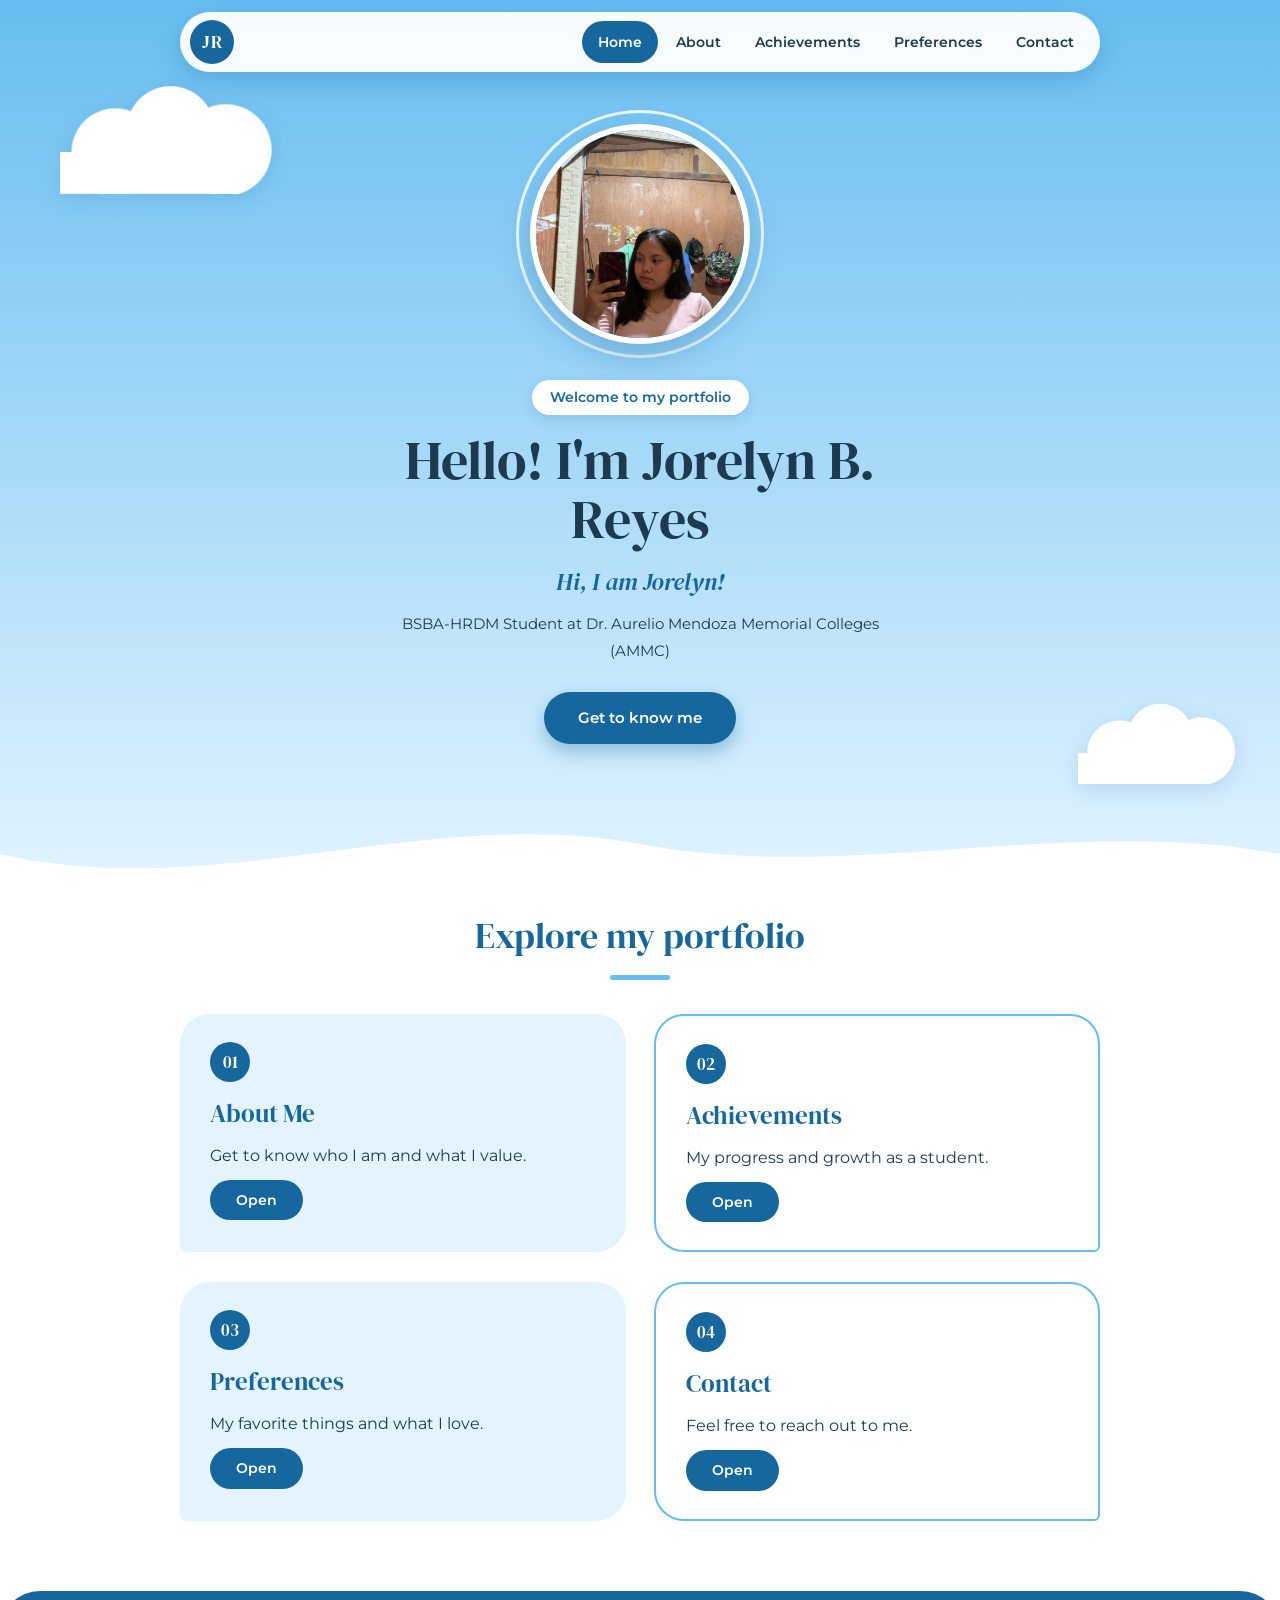
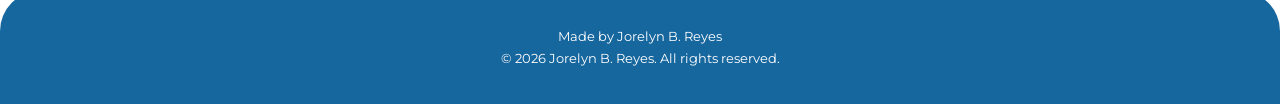
<file: index.html>
<!DOCTYPE html>
<html lang="en"><head><meta charset="UTF-8"><meta name="viewport" content="width=device-width, initial-scale=1.0"><title>Home | Jorelyn B. Reyes</title><link rel="preconnect" href="https://fonts.googleapis.com"><link rel="preconnect" href="https://fonts.gstatic.com" crossorigin><link href="https://fonts.googleapis.com/css2?family=DM+Serif+Display&family=Montserrat:wght@400;500;600&display=swap" rel="stylesheet">
<link rel="stylesheet" href="style.css">
</head><body><header><nav><a href="index.html" class="logo">JR</a><ul><li><a href="index.html" class="active">Home</a></li><li><a href="about.html">About</a></li><li><a href="achievements.html">Achievements</a></li><li><a href="preferences.html">Preferences</a></li><li><a href="contact.html">Contact</a></li></ul></nav></header><div class="hero"><div class="hero-text"><span class="kicker">Welcome to my portfolio</span><h1>Hello! I'm Jorelyn B. Reyes</h1><p class="subtitle">Hi, I am Jorelyn!</p><p class="school">BSBA-HRDM Student at Dr. Aurelio Mendoza Memorial Colleges (AMMC)</p><a href="about.html" class="button">Get to know me</a></div><div class="photo-wrap"><div class="photo"><span>JR</span><img src="./images/cc7c5346-61c2-4843-9090-5d8f9b3f862e.jfif" alt="" onerror="this.remove()"></div></div></div><section><div class="section-title"><h2>Explore my portfolio</h2><div class="line"></div></div><div class="cards menu-cards"><div class="card"><span class="num">01</span><h3>About Me</h3><p>Get to know who I am and what I value.</p><a href="about.html" class="button">Open</a></div><div class="card"><span class="num">02</span><h3>Achievements</h3><p>My progress and growth as a student.</p><a href="achievements.html" class="button">Open</a></div><div class="card"><span class="num">03</span><h3>Preferences</h3><p>My favorite things and what I love.</p><a href="preferences.html" class="button">Open</a></div><div class="card"><span class="num">04</span><h3>Contact</h3><p>Feel free to reach out to me.</p><a href="contact.html" class="button">Open</a></div></div></section><footer><p>Made by Jorelyn B. Reyes</p><p>&copy; 2026 Jorelyn B. Reyes. All rights reserved.</p></footer></body></html>
</file>
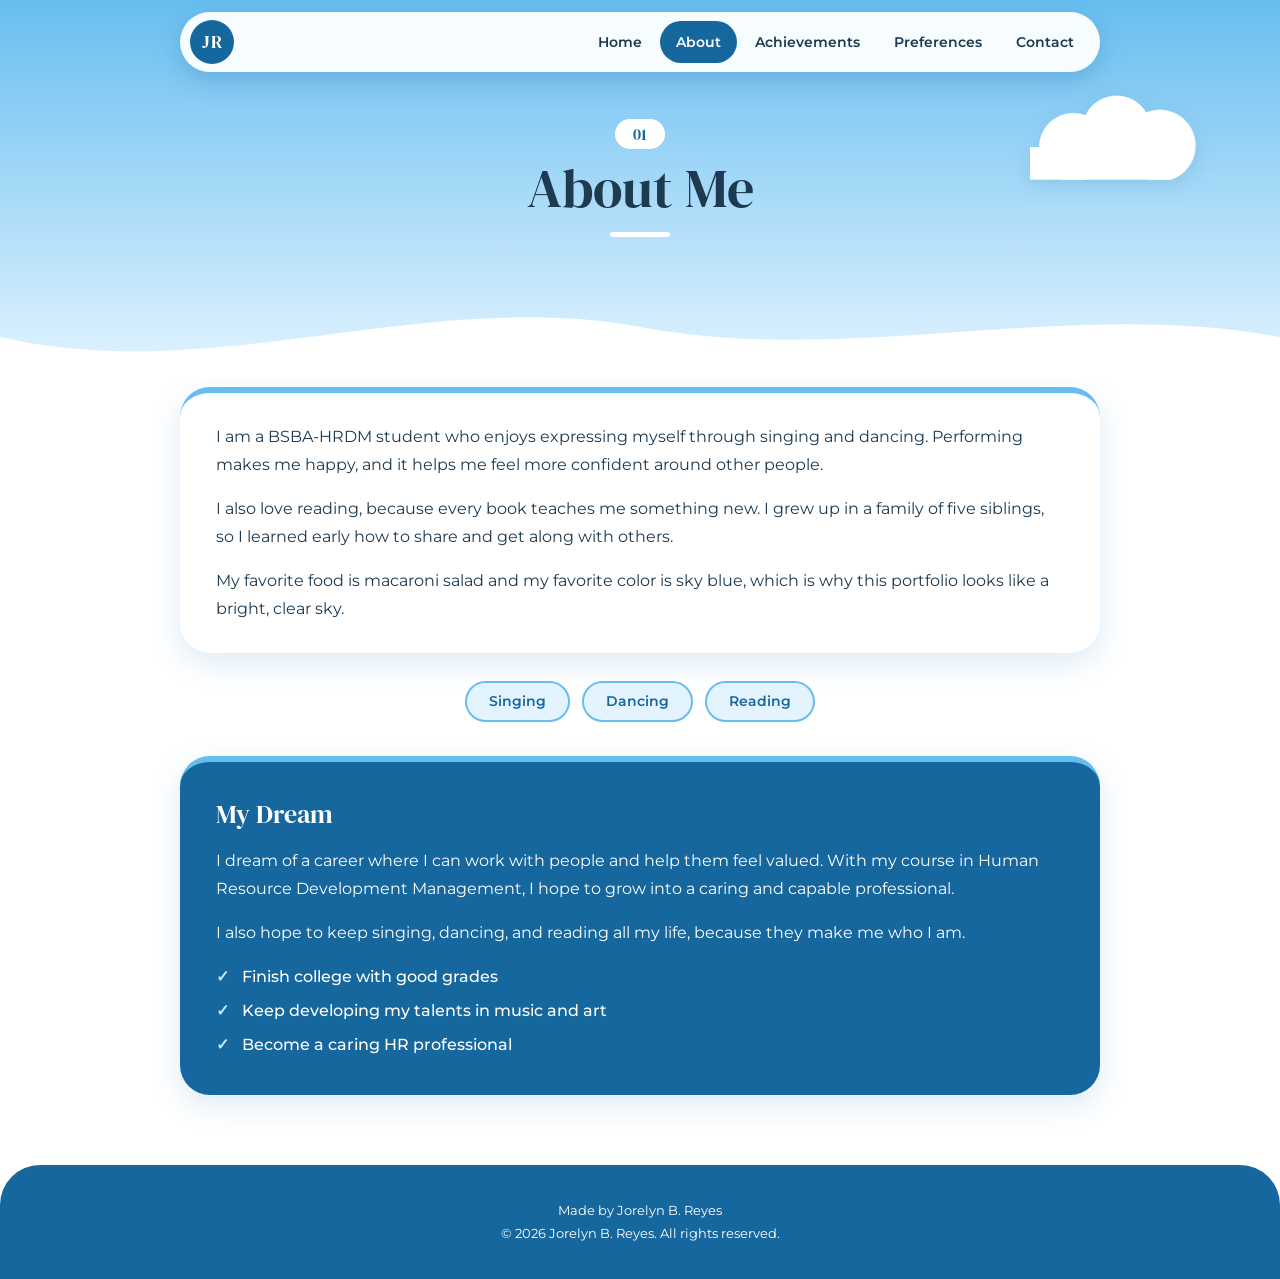
<file: about.html>
<!DOCTYPE html>
<html lang="en"><head><meta charset="UTF-8"><meta name="viewport" content="width=device-width, initial-scale=1.0"><title>About Me | Jorelyn B. Reyes</title><link rel="preconnect" href="https://fonts.googleapis.com"><link rel="preconnect" href="https://fonts.gstatic.com" crossorigin><link href="https://fonts.googleapis.com/css2?family=DM+Serif+Display&family=Montserrat:wght@400;500;600&display=swap" rel="stylesheet">
<link rel="stylesheet" href="style.css">
</head><body><header><nav><a href="index.html" class="logo">JR</a><ul><li><a href="index.html">Home</a></li><li><a href="about.html" class="active">About</a></li><li><a href="achievements.html">Achievements</a></li><li><a href="preferences.html">Preferences</a></li><li><a href="contact.html">Contact</a></li></ul></nav></header><div class="page-head"><span class="number">01</span><h1>About Me</h1><div class="line"></div></div><section><div class="box"><p>I am a BSBA-HRDM student who enjoys expressing myself through singing and dancing. Performing makes me happy, and it helps me feel more confident around other people.</p><p>I also love reading, because every book teaches me something new. I grew up in a family of five siblings, so I learned early how to share and get along with others.</p><p>My favorite food is macaroni salad and my favorite color is sky blue, which is why this portfolio looks like a bright, clear sky.</p></div><div class="tags"><span>Singing</span><span>Dancing</span><span>Reading</span></div><div class="box dream"><h3>My Dream</h3><p>I dream of a career where I can work with people and help them feel valued. With my course in Human Resource Development Management, I hope to grow into a caring and capable professional.</p><p>I also hope to keep singing, dancing, and reading all my life, because they make me who I am.</p><ul class="goals"><li>Finish college with good grades</li><li>Keep developing my talents in music and art</li><li>Become a caring HR professional</li></ul></div></section><footer><p>Made by Jorelyn B. Reyes</p><p>&copy; 2026 Jorelyn B. Reyes. All rights reserved.</p></footer></body></html>
</file>
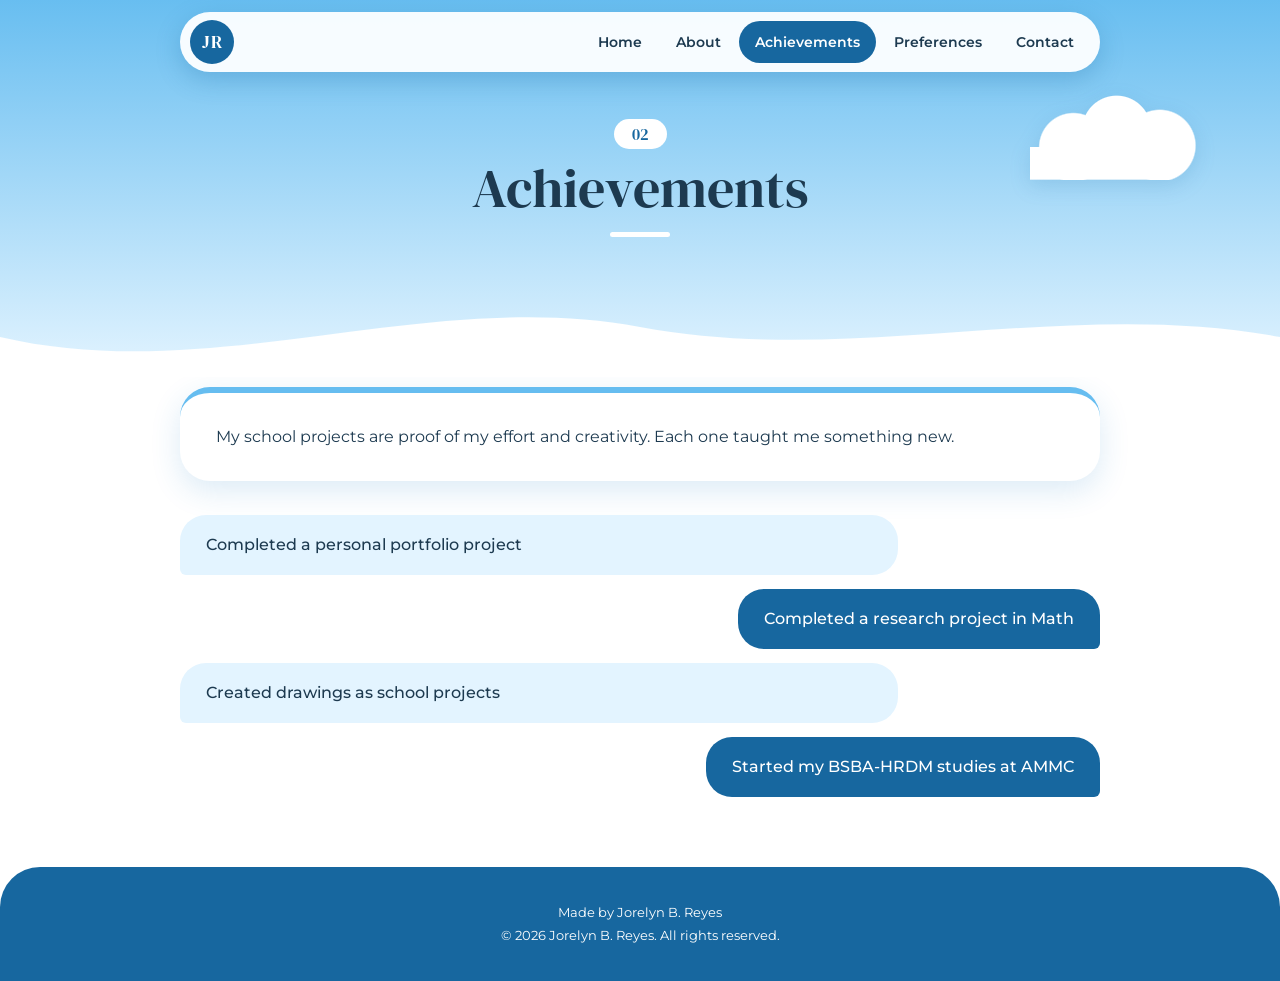
<file: achievements.html>
<!DOCTYPE html>
<html lang="en"><head><meta charset="UTF-8"><meta name="viewport" content="width=device-width, initial-scale=1.0"><title>Achievements | Jorelyn B. Reyes</title><link rel="preconnect" href="https://fonts.googleapis.com"><link rel="preconnect" href="https://fonts.gstatic.com" crossorigin><link href="https://fonts.googleapis.com/css2?family=DM+Serif+Display&family=Montserrat:wght@400;500;600&display=swap" rel="stylesheet">
<link rel="stylesheet" href="style.css">
</head><body><header><nav><a href="index.html" class="logo">JR</a><ul><li><a href="index.html">Home</a></li><li><a href="about.html">About</a></li><li><a href="achievements.html" class="active">Achievements</a></li><li><a href="preferences.html">Preferences</a></li><li><a href="contact.html">Contact</a></li></ul></nav></header><div class="page-head"><span class="number">02</span><h1>Achievements</h1><div class="line"></div></div><section><div class="box"><p>My school projects are proof of my effort and creativity. Each one taught me something new.</p></div><ul class="achievement-list"><li>Completed a personal portfolio project</li><li>Completed a research project in Math</li><li>Created drawings as school projects</li><li>Started my BSBA-HRDM studies at AMMC</li></ul></section><footer><p>Made by Jorelyn B. Reyes</p><p>&copy; 2026 Jorelyn B. Reyes. All rights reserved.</p></footer></body></html>
</file>
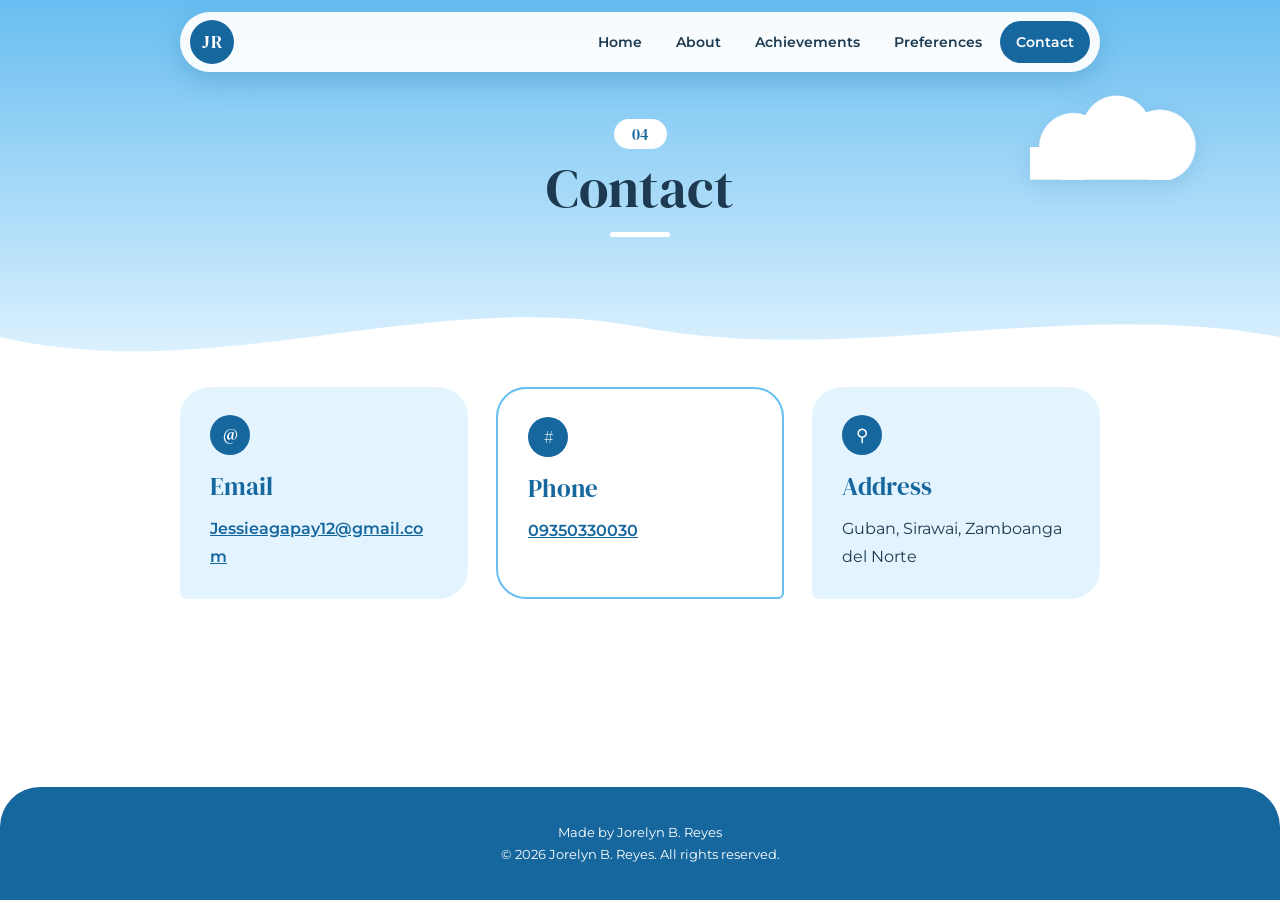
<file: contact.html>
<!DOCTYPE html>
<html lang="en"><head><meta charset="UTF-8"><meta name="viewport" content="width=device-width, initial-scale=1.0"><title>Contact | Jorelyn B. Reyes</title><link rel="preconnect" href="https://fonts.googleapis.com"><link rel="preconnect" href="https://fonts.gstatic.com" crossorigin><link href="https://fonts.googleapis.com/css2?family=DM+Serif+Display&family=Montserrat:wght@400;500;600&display=swap" rel="stylesheet">
<link rel="stylesheet" href="style.css">
</head><body><header><nav><a href="index.html" class="logo">JR</a><ul><li><a href="index.html">Home</a></li><li><a href="about.html">About</a></li><li><a href="achievements.html">Achievements</a></li><li><a href="preferences.html">Preferences</a></li><li><a href="contact.html" class="active">Contact</a></li></ul></nav></header><div class="page-head"><span class="number">04</span><h1>Contact</h1><div class="line"></div></div><section><div class="cards contact-cards"><div class="card"><span class="num">@</span><h3>Email</h3><p><a href="mailto:Jessieagapay12@gmail.com">Jessieagapay12@gmail.com</a></p></div><div class="card"><span class="num">#</span><h3>Phone</h3><p><a href="tel:09350330030">09350330030</a></p></div><div class="card"><span class="num">&#9906;</span><h3>Address</h3><p>Guban, Sirawai, Zamboanga del Norte</p></div></div></section><footer><p>Made by Jorelyn B. Reyes</p><p>&copy; 2026 Jorelyn B. Reyes. All rights reserved.</p></footer></body></html>
</file>
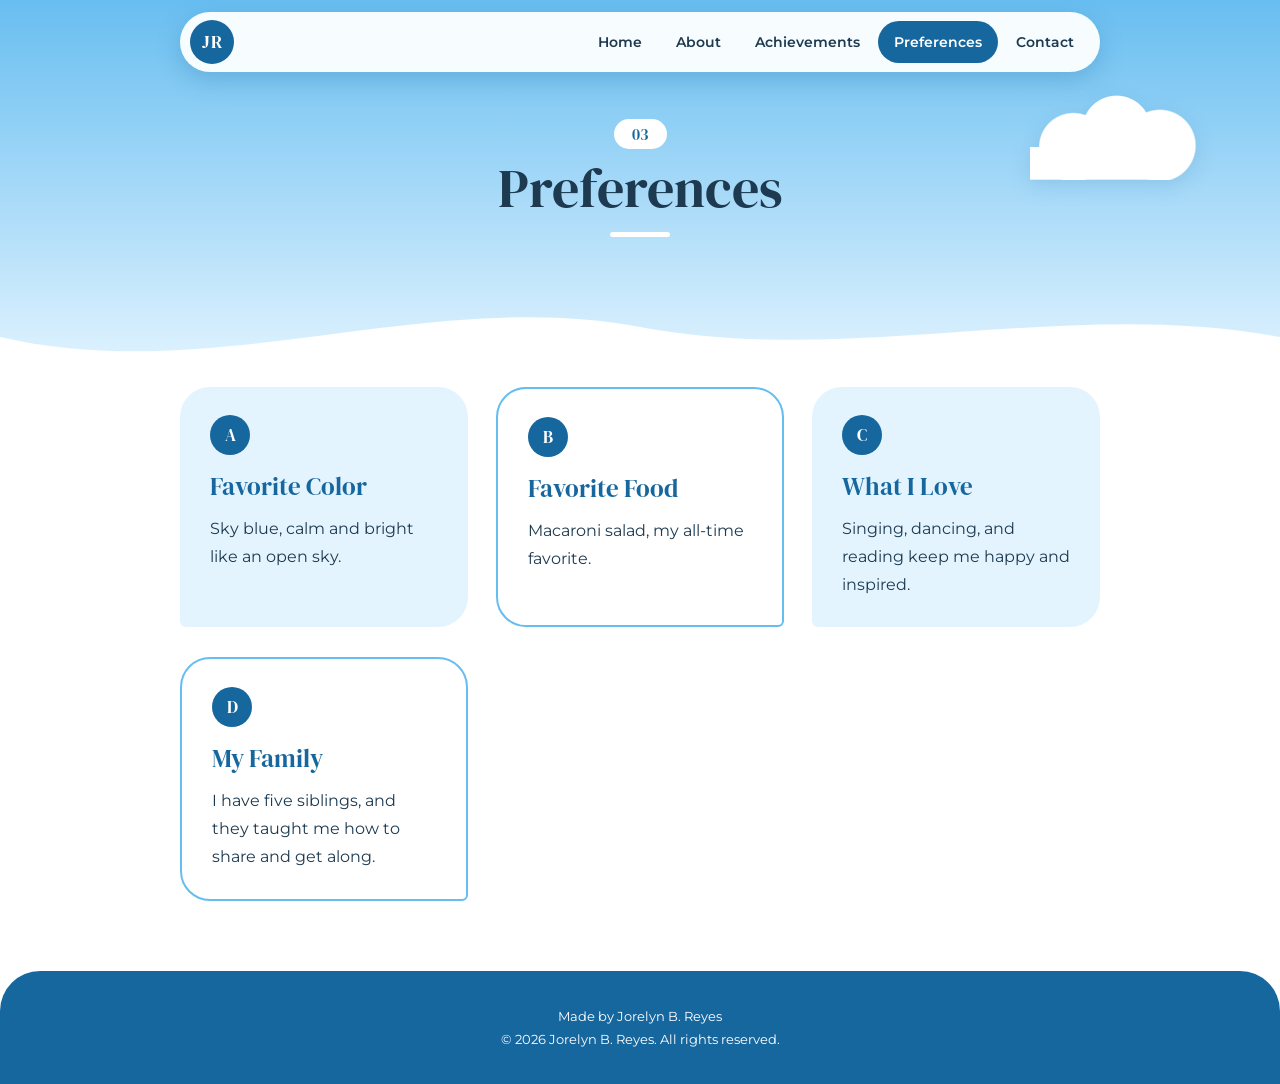
<file: preferences.html>
<!DOCTYPE html>
<html lang="en"><head><meta charset="UTF-8"><meta name="viewport" content="width=device-width, initial-scale=1.0"><title>Preferences | Jorelyn B. Reyes</title><link rel="preconnect" href="https://fonts.googleapis.com"><link rel="preconnect" href="https://fonts.gstatic.com" crossorigin><link href="https://fonts.googleapis.com/css2?family=DM+Serif+Display&family=Montserrat:wght@400;500;600&display=swap" rel="stylesheet">
<link rel="stylesheet" href="style.css">
</head><body><header><nav><a href="index.html" class="logo">JR</a><ul><li><a href="index.html">Home</a></li><li><a href="about.html">About</a></li><li><a href="achievements.html">Achievements</a></li><li><a href="preferences.html" class="active">Preferences</a></li><li><a href="contact.html">Contact</a></li></ul></nav></header><div class="page-head"><span class="number">03</span><h1>Preferences</h1><div class="line"></div></div><section><div class="cards"><div class="card"><span class="num">A</span><h3>Favorite Color</h3><p>Sky blue, calm and bright like an open sky.</p></div><div class="card"><span class="num">B</span><h3>Favorite Food</h3><p>Macaroni salad, my all-time favorite.</p></div><div class="card"><span class="num">C</span><h3>What I Love</h3><p>Singing, dancing, and reading keep me happy and inspired.</p></div><div class="card"><span class="num">D</span><h3>My Family</h3><p>I have five siblings, and they taught me how to share and get along.</p></div></div></section><footer><p>Made by Jorelyn B. Reyes</p><p>&copy; 2026 Jorelyn B. Reyes. All rights reserved.</p></footer></body></html>
</file>
<file: style.css>
:root{--navy:#2480c4;--navy-dark:#17679f;--navy-mid:#66bdf0;--navy-soft:#e3f4ff;--white:#ffffff;--text:#1d3a50;
--wave:url("data:image/svg+xml,%3Csvg xmlns='http://www.w3.org/2000/svg' viewBox='0 0 1440 90' preserveAspectRatio='none'%3E%3Cpath fill='%23ffffff' d='M0 50C240 100 480 0 720 40S1200 10 1440 50V90H0Z'/%3E%3C/svg%3E");
--sky:linear-gradient(180deg,var(--navy-mid) 0%,var(--navy-soft) 100%);}

* { margin: 0; padding: 0; box-sizing: border-box; }
html { scroll-behavior: smooth; }

@media (prefers-reduced-motion: reduce) {
  html { scroll-behavior: auto; }
  * { animation: none !important; transition: none !important; }
}

body { font-family: "Montserrat", sans-serif; color: var(--text); line-height: 1.75; background: var(--white); display: flex; flex-direction: column; min-height: 100vh; }

h1, h2, h3, .logo { font-family: "DM Serif Display", serif; font-weight: 400; }

a:focus-visible, .button:focus-visible { outline: 3px solid var(--navy-dark); outline-offset: 3px; }

header { position: sticky; top: 0; z-index: 10; padding: 12px 14px 0; margin-bottom: -78px; }

nav { max-width: 920px; margin: 0 auto; padding: 8px 10px 8px 10px; display: flex; justify-content: space-between; align-items: center; flex-wrap: wrap; gap: 8px; background: rgba(255, 255, 255, 0.94); border-radius: 999px; box-shadow: 0 8px 24px rgba(23, 103, 159, 0.25); }

.logo { width: 44px; height: 44px; display: flex; align-items: center; justify-content: center; background: var(--navy-dark); color: var(--white); border-radius: 50%; font-size: 18px; letter-spacing: 1px; text-decoration: none; }

nav ul { list-style: none; display: flex; flex-wrap: wrap; gap: 2px; }
nav ul a { display: block; color: var(--text); text-decoration: none; font-size: 14px; font-weight: 600; padding: 9px 16px; border-radius: 999px; transition: 0.2s; }
nav ul a:hover { background: var(--navy-soft); }
nav ul a.active { background: var(--navy-dark); color: var(--white); }

.hero, .page-head { position: relative; overflow: hidden; text-align: center; color: var(--text); background: var(--wave) bottom / 100% 90px no-repeat, var(--sky); }

.hero { display: flex; flex-direction: column; align-items: center; gap: 36px; padding: 130px 8% 150px; }
.page-head { padding: 125px 20px 140px; }

.hero::before, .hero::after, .page-head::before {
  content: "";
  position: absolute;
  width: 230px; height: 110px;
  background:
    radial-gradient(circle at 28% 62%, #fff 0 24%, transparent 25%),
    radial-gradient(circle at 52% 42%, #fff 0 32%, transparent 33%),
    radial-gradient(circle at 76% 60%, #fff 0 24%, transparent 25%),
    linear-gradient(#fff, #fff) 14% 100% / 72% 38% no-repeat;
  filter: drop-shadow(0 6px 10px rgba(23, 103, 159, 0.15));
  animation: drift 16s ease-in-out infinite alternate;
  pointer-events: none;
}

.hero::before { top: 90px; left: 4%; }
.hero::after { bottom: 110px; right: 3%; width: 170px; height: 82px; animation-duration: 22s; animation-direction: alternate-reverse; }
.page-head::before { top: 100px; right: 6%; width: 180px; height: 86px; }

@keyframes drift { to { transform: translateX(60px); } }

.hero-text, .photo-wrap { position: relative; z-index: 1; }
.hero-text { max-width: 600px; }

.photo-wrap { order: -1; width: 220px; height: 220px; }
.photo-wrap::before { content: ""; position: absolute; inset: -14px; border: 3px solid rgba(255, 255, 255, 0.85); border-radius: 50%; }

.photo { position: relative; width: 100%; height: 100%; border-radius: 50%; overflow: hidden; border: 6px solid var(--white); background: var(--navy); box-shadow: 0 14px 30px rgba(23, 103, 159, 0.3); display: flex; align-items: center; justify-content: center; }
.photo span { font-family: "DM Serif Display", serif; font-size: 4rem; color: var(--white); }
.photo img { position: absolute; inset: 0; width: 100%; height: 100%; object-fit: cover; object-position: top; }

.kicker { display: inline-block; background: var(--white); color: var(--navy-dark); padding: 5px 18px; border-radius: 999px; font-size: 14px; font-weight: 600; margin-bottom: 16px; box-shadow: 0 4px 12px rgba(23, 103, 159, 0.15); }
.hero h1 { font-size: clamp(36px, 5.5vw, 54px); line-height: 1.1; margin-bottom: 12px; }
.subtitle { font-family: "DM Serif Display", serif; font-size: 24px; font-style: italic; color: var(--navy-dark); margin-bottom: 8px; }
.school { font-size: 15px; max-width: 480px; margin: 0 auto 28px; }

.button { display: inline-block; background: var(--navy-dark); color: var(--white); padding: 13px 34px; border-radius: 999px; text-decoration: none; font-weight: 600; font-size: 15px; box-shadow: 0 8px 18px rgba(23, 103, 159, 0.35); transition: 0.2s; }
.button:hover { transform: translateY(-2px); background: var(--navy); }

.page-head .number { display: inline-block; background: var(--white); color: var(--navy-dark); font-family: "DM Serif Display", serif; font-size: 16px; padding: 1px 18px; border-radius: 999px; margin-bottom: 10px; position: relative; }
.page-head h1 { position: relative; font-size: clamp(38px, 6vw, 54px); line-height: 1.1; }
.page-head .line { position: relative; width: 60px; height: 5px; background: var(--white); border-radius: 10px; margin: 14px auto 0; }

section { width: min(920px, calc(100% - 40px)); margin: 0 auto; padding: 10px 0 70px; }

.section-title { text-align: center; margin-bottom: 34px; }
.section-title h2 { font-size: 36px; color: var(--navy-dark); }
.section-title .line { width: 60px; height: 5px; background: var(--navy-mid); border-radius: 10px; margin: 8px auto 0; }

.box { background: var(--white); border-top: 6px solid var(--navy-mid); border-radius: 30px; padding: 30px 36px; box-shadow: 0 10px 30px rgba(36, 128, 196, 0.16); }
.box p { margin-bottom: 16px; }
.box p:last-child { margin-bottom: 0; }
.box h3 { font-size: 26px; color: var(--navy-dark); margin-bottom: 10px; }

.dream { margin-top: 34px; background: var(--navy-dark); color: var(--white); border-top-color: var(--navy-mid); }
.dream h3 { color: var(--white); }

.goals { list-style: none; margin-top: 14px; }
.goals li { margin-bottom: 6px; padding-left: 26px; position: relative; font-weight: 500; }
.goals li::before { content: "\2713"; position: absolute; left: 0; color: #bfe8ff; font-weight: 700; }

.tags { display: flex; justify-content: center; flex-wrap: wrap; gap: 12px; margin-top: 28px; }
.tags span { background: var(--navy-soft); color: var(--navy-dark); border: 2px solid var(--navy-mid); border-radius: 999px; padding: 6px 22px; font-size: 14px; font-weight: 600; }

.cards { display: grid; grid-template-columns: repeat(auto-fit, minmax(250px, 1fr)); gap: 30px 28px; }
.menu-cards { grid-template-columns: repeat(auto-fit, minmax(300px, 1fr)); }

.card { background: var(--navy-soft); border-radius: 30px 30px 30px 6px; padding: 28px 30px; }
.card:nth-child(even) { background: var(--white); border: 2px solid var(--navy-mid); border-radius: 30px 30px 6px 30px; }

.card .num { display: inline-block; width: 40px; height: 40px; line-height: 40px; text-align: center; border-radius: 50%; background: var(--navy-dark); color: var(--white); font-family: "DM Serif Display", serif; font-size: 17px; margin-bottom: 10px; }
.card h3 { font-size: 25px; color: var(--navy-dark); margin-bottom: 6px; }
.card .button { padding: 8px 26px; margin-top: 10px; font-size: 14px; box-shadow: none; }

.contact-cards a { color: var(--navy-dark); font-weight: 600; word-break: break-all; }

.achievement-list { list-style: none; margin-top: 34px; display: flex; flex-direction: column; gap: 14px; }
.achievement-list li { max-width: 78%; padding: 16px 26px; font-weight: 500; background: var(--navy-soft); border-radius: 26px 26px 26px 6px; }
.achievement-list li:nth-child(even) { margin-left: auto; background: var(--navy-dark); color: var(--white); border-radius: 26px 26px 6px 26px; }

footer { margin-top: auto; text-align: center; padding: 34px 20px; background: var(--navy-dark); color: var(--white); font-size: 13px; border-radius: 40px 40px 0 0; }

@media (max-width: 700px) {
  nav { justify-content: center; border-radius: 28px; padding: 10px; }
  header { margin-bottom: -120px; }
  .hero { padding: 170px 6% 130px; }
  .page-head { padding: 165px 20px 120px; }
  .hero::before { top: 130px; width: 150px; height: 72px; }
  .hero::after { width: 120px; height: 58px; }
  .page-head::before { top: 140px; width: 130px; height: 62px; }
  .box { padding: 24px 22px; }
  .achievement-list li { max-width: 92%; }
}
</file>
